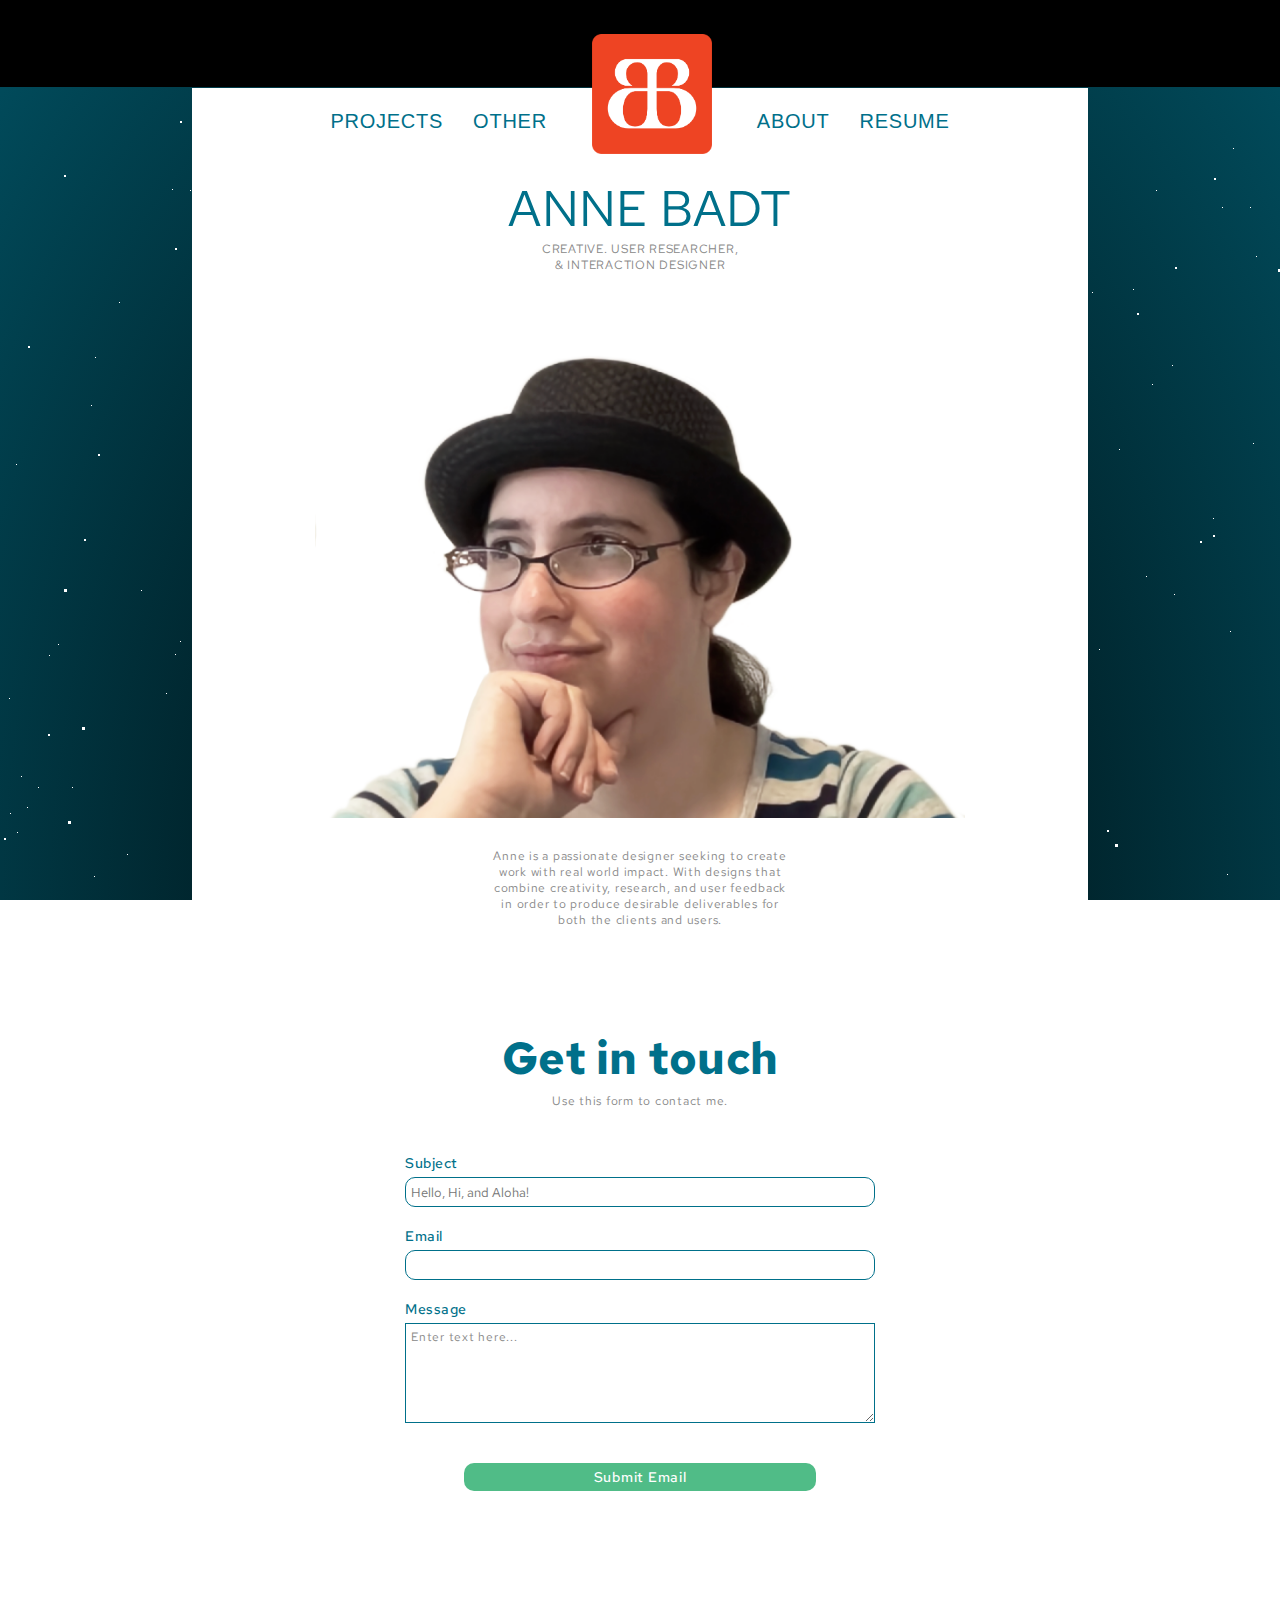
<file: AboutPage/About.html>
<html lang="en">
  <head>
    <meta charset="UTF-8" />
    <meta http-equiv="X-UA-Compatible" content="IE=edge" />
    <meta name="viewport" content="width=device-width, initial-scale=1.0" />
    <title alt="website title claiming this is Anne Badt's proffesional portfolio website">Anne Badt's Portfolio</title>
    <link rel="stylesheet" href="style.css" />
    <link rel="preconnect" href="https://fonts.googleapis.com">
    <link href="https://fonts.googleapis.com/css2?family=Red+Hat+Text:wght@300;400;500;600&display=swap" rel="stylesheet">
<link rel="stylesheet" href="./style2.css">
<link rel="stylesheet" href="Hamburger.css" />

</head>
  <body>
<div class="container"
    <!-- Menu buttons and logo -->
    <header>
      <nav class="navBar">
    
      <div style="width:100%" class="disappear">
        <ul class="nav-menu">
          <li class="nav-item">
            <a href="#" class="nav-link, disappear">a</a>
        </li>
          <li class="nav-item">
            <a href="#" class="nav-link, disappear" alt="linked menu button to Human-Computer Interaction work examples">PROJECTS</a>
          </li>
          <li class="nav-item">
            <a href="../OtherPage/Other.html" class="nav-link, disappear" alt="linked menu button to art projects I did for fun">OTHER</a>
          </li>
          <li class="nav-item">
            <a href="../AboutPage/About.html" class="nav-link, disappear" alt="linked menu button to information about me and a contact form">ABOUT</a>
          </li>
          <li class="nav-item">
            <a href="#" class="nav-link, disappear" alt="a link to a PDF of my professional resume">RESUME</a>
          </li>
        </ul>
      </div>
    
    
    
     <div class="hamburger" atl="A collapsible hamburger menu icon">
          <span class="bar"></span>
          <span class="bar"></span>
          <span class="bar"></span>
          <span class="bar"></span>
     </div>
    </nav>
    
     <!-- Small Logo  -->
    
    
    </header>


<!-- Copied until here -->









<div id='stars' class="disappearB" alt="dots floating up in the backgroung that look like stars"></div>
<div id='stars2' class="disappearB" alt="dots floating up in the backgroung that look like stars"></div>
<div id='stars3' class="disappearB" alt="dots floating up in the backgroung that look like stars"></div>

<div id="main">

<div class="disappear6">
  <div class="logoBox">

  <a href="link address" class="logoSmall"><img src="./images/orangelogog.png" title="logo" class="logoShrink" alt="Anne Badt's logo that combines the shapes of a lower-case a and upper-case b" height="120px" width="120px"/></a>

  </div>
 </div>


<div id="main">
    <!-- Menu buttons and logo -->
  <div class="disappearMenu">
    <div class="containerMenu" alt="menu for website pages">
    
      <a href="#PROJECTS" class="button active" alt="linked menu button to Human-Computer Interaction work examples">PROJECTS</a>
      <a href="../OtherPage/Other.html" class="button active" alt="linked menu button to art projects I did for fun">OTHER</a>
    
      <a href="link address" class="logo"><img src="./images/orangelogog.png" title="logo" alt="Anne Badt's logo that combines the shapes of a lower-case a and upper-case b" height="120px" width="120px"/></a>
   
       <a href="../AboutPage/About.html" class="button active" alt="linked menu button to information about me and a contact form">ABOUT</a>
       <a href="#RESUME " class="button active" alt="a link to a PDF of my professional resume">RESUME</a>
    </div>
  </div>
</div>
<!-- White below -->



<!-- Copied until here -->


<div class="content">
  <h1 class="header1" alt="My name Anne Badt">
      ANNE   BADT
  </h1>
  <p class="p1" alt="a short description of how I would describe myself as a professional">
    CREATIVE. USER RESEARCHER,
  & INTERACTION DESIGNER
  </p>

  <!-- Copied until here -->
   <!-- added lowwer div -->

</div>

    <!-- Unique to about page -->
    <img src="./images/personalphoto.png" title="me" alt="a headshot of me looking off into the distance" class="headshot"/>

<div class="containFont">
    <p class="body-p" alt="More information about me">
      Anne is a passionate designer seeking to create work with real world impact. With designs that combine creativity, research, and user feedback in order to produce desirable deliverables for both the clients and users.
    </p>
</div>

    <header class="header2" alt="a call out to email me, Anne Badt" alt="Anne Badt's logo that combines the shapes of a lower-case a and upper-case b">
      <h2>
        Get in touch
      </h2>

  
      
    </header>
    
      <p class="body-p2" alt="instructions to use the form below to contact me, Anne Badt">
      Use this form to contact me.
    </p>
<div class="containerForm" alt="a form for you to send me, Anne Badt an email">
  <!-- Is this an API? -->
    <form action="https://formsubmit.co/abadt@umd.edu" method="POST">
      <label class="submitLabel" for="subject" alt="a required email subject label for the text box below" >Subject</label>
      <input type="subject" name="_subject" placeholder="Hello, Hi, and Aloha!" class="SubjectInput" alt="the email subject text box with placeholder text saying Hello, Hi, and Aloha." required>
      <label class="submitLabel" for="email" alt="a required email address label for the text box below">Email</label>
        <input type="email" name="email" class="emailInput"  alt="the empty email address text box" required>
      <label class="submitLabel" for="message" alt="a required type message label for the text box below">Message</label>
      <textarea class="messageInput" name="message" rows="4" cols="50" alt="the type email message text box with placeholder text saying enter text here." required>Enter text here...</textarea>
         <div class="containerButton">
          <!-- are my alt texts too long? -->
         <button type="submit" class="submitInput" alt="the submit email button that needs to be pressed after email subject, email address, and the email message are filled out">Submit Email</button>
        </div>
    </form>
  </div>



</div>
</div>

<!-- partial -->

<script src="index.js"></script>

  </body>
  
</html>
</file>
<file: AboutPage/style.css>
* {
  margin: 0;
  padding: 0;
}

.containerMenu {
  /* get rid of display: flex */
  display: flex;
  flex-direction: row;
  justify-content: center;
  width: 100%;
  margin-bottom: 17px;
}

.button {
  font-family: "Red Hat display", sans-serif;
  color: #00708a;
  font-weight: 500;
  font-size: 20px;
  text-decoration: none;
  line-height: 3.3;
  letter-spacing: 0.75px;
  padding-right: 15px;
  padding-left: 15px;
}


/* selected link */
.button .hover {
  color: #50bc87;
  font-weight: 600;
}


/* top orange logo (needs to be centered) */
.logo {
  padding-right: 30px;
  padding-left: 30px;
  position: relative;
  display: flex;
  top: -54px;
  z-index: 4;
}

/* Header 1 Anne Badt (needs to be moved up)*/
.header1{
font-family: 'Red Hat Text', sans-serif;
color: #00708A;
font-weight: 400;
font-size: 50px;
letter-spacing: .25px;
display: flex;
flex-direction: row;
justify-content: center;
position: relative;
top: -50px;
text-align: center;
}



.p1{
font-family: 'Red Hat Text', sans-serif;
  color: #888888;
  font-weight: 400;
  font-size: 12px;
  letter-spacing: .75px;
	margin: 0 auto !important; 
    max-width: 25ch;
  text-align: center;
  position: relative;
top: -50px;
}


.headshot {
 width: 85%;
 max-width: 650px;
  object-fit: contain;
    display: block;
  margin-left: auto;
  margin-right: auto;
  position: relative;

}
  
.body-p {
  font-family: 'Red Hat Text', sans-serif;
  color: #888888;
  font-weight: 400;
  font-size: 12px;
  letter-spacing: .75px;
	margin: 0 auto !important; 
  text-align: center;
  position: relative;
  padding-top: 30px;
  padding-bottom: 100px;
  max-width: 300px;
}





.header2 {
font-family: 'Red Hat Text', sans-serif;
color: #00708A;
font-weight: 400;
font-size: 30px;
letter-spacing: .25px;
   display: flex;
flex-direction: row;
justify-content: center; 
padding-left: 30px;
padding-right: 30px;
text-align: center;
}

.body-p2 {
    font-family: 'Red Hat Text', sans-serif;
  color: #888888;
  font-weight: 400;
  font-size: 12px;
  letter-spacing: .75px;
  	margin: 0 auto !important; 
    max-width: 50ch;
  text-align: center;  
 position: relative; 
  top: 5px; 
  padding-bottom: 35px; 
}


.SubjectInput {
 font-family: 'Red Hat Text', sans-serif;
      border-radius: 10px;
  border: none;
  padding: 5px;
width: 100%;
margin-bottom: 20px;
margin-top: 5px;
border: 1px solid #00708A;
}



.emailInput {
 font-family: 'Red Hat Text', sans-serif;
    border-radius: 10px;
  border: none;
  width: 100%;
  padding: 5px;
  margin-bottom: 20px;
  border: 1px solid #00708A;
  margin-top: 5px;
}

.messageInput {
 font-family: 'Red Hat Text', sans-serif;
  padding: 20px;
  width: 100%;
  height: 100px;
  font-size: 12px;
  padding: 5px;
  border: 1px solid #00708A;
  margin-top: 5px;
  color: #888888;
  font-weight: 400;
  letter-spacing: .75px;
}


.submitInput {
 font-family: 'Red Hat Text', sans-serif;
  background-color: #50BC87;
  color: #FFFFFF;
  width: 75%;
  padding: 5px;
  font-weight: 500;
  font-size: 14px;
  letter-spacing: .75px;
  border-radius: 10px;
  border-style: none;
  
}


.submitInput:active {
background-color: #2E6B4B;
}

.submitLabel {
 font-family: 'Red Hat Text', sans-serif;
  color: #00708A;
  font-weight: 500;
   font-size: 14px;
  letter-spacing: .50px;
  width: 100%;
}
  

 .containerForm {
  margin: auto;
  width: 100%;
  padding: 15px;
  max-width: 500px;
 }

 .containerButton {
  padding-top: 40px;
  display: flex;
  justify-content: center;
  align-items: center;
  padding-bottom: 100px;
 }


 #main {
    background-color: #ffffff;
    position: relative;
    display: block;
    width: 70%;
    margin-left: auto;
    margin-right: auto;
    margin-top: -5px;
}




.disapear {
  display: block;
  
}

  .appear {
    display: block;
  }

@media (max-width: 1061px) {
  .twoButtons {
      position: block;
      visibility: hidden;
  }
}


/*
.button:focus {
  color: #00708A;
  text-decoration: underline #00708A 2px;
  text-underline-offset: .25em;   
}
*/

.button:focus {
  color: #EE4423;
  }

  /* stuff added */

  .container {
    width: 100%;
  }
  
  .header {
    width: 100%;
  }
  
  
  @media (max-width: 1061px) {
    .disappearMenu {
        display: none;
    }
  }
  
  .logoBox {
    display: flex;
    flex-direction: column;
    color: white;
    position: relative;
    justify-content: center;
    top: -54px;
  
  }
  
  .logoSmall {
    display: block;
    margin-left: auto;
    margin-right: auto;
  margin-bottom: 15px;
    z-index: 4;
   
  }
  
  @media (min-width: 1061px) {
    .disappear6 {
        display: none;
    }
  }

  @media (max-width: 300px) {
    .container {
        background-color: #FFFFFF;
    }
  }

  .containFont {
    margin-left: 15px;
    margin-right: 15px;
  }









  @media (max-width: 418px) {
    .logoShrink {
    height: 100px;
    width: 100px;
    margin-top: 8px;
    }
  }  

  @media (max-width: 500px) {
    .header2 {
      font-family: 'Red Hat Text', sans-serif;
      font-size: 25px;
      letter-spacing: .25px;
      font-weight: normal;
      
    }
  }  

  
  @media (min-width: 1061px) {
    .header1 {
        left: 10px;
    }
  }

  @media (max-width: 418px) {
    .header1 {
      font-size: 35px;
      letter-spacing: .25px;
    }
  }
</file>
<file: AboutPage/style2.css>
html {
  height: 100%;
  background: radial-gradient(ellipse at bottom, #000000 0%, #014e5f 100%);
  margin: 0;
    background-repeat: no-repeat;
    background-attachment: fixed;

  
}

#stars {
  width: 1px;
  height: 1px;
  background: transparent;
  box-shadow: 1296px 680px #FFF , 1295px 1113px #FFF , 2000px 1660px #FFF , 1394px 1855px #FFF , 1453px 353px #FFF , 118px 1709px #FFF , 182px 1685px #FFF , 662px 1356px #FFF , 1540px 623px #FFF , 1296px 524px #FFF , 266px 553px #FFF , 737px 1330px #FFF , 1393px 482px #FFF , 1583px 1053px #FFF , 698px 1580px #FFF , 1436px 561px #FFF , 1032px 1549px #FFF , 271px 1836px #FFF , 158px 818px #FFF , 363px 1824px #FFF , 342px 481px #FFF , 1677px 1246px #FFF , 727px 842px #FFF , 749px 1500px #FFF , 1704px 1940px #FFF , 324px 1711px #FFF , 285px 109px #FFF , 503px 1167px #FFF , 237px 1527px #FFF , 510px 615px #FFF , 610px 1038px #FFF , 368px 409px #FFF , 1294px 1668px #FFF , 1638px 655px #FFF , 1652px 249px #FFF , 1174px 507px #FFF , 1657px 691px #FFF , 1912px 1370px #FFF , 608px 936px #FFF , 638px 798px #FFF , 351px 1854px #FFF , 865px 219px #FFF , 568px 176px #FFF , 1119px 1009px #FFF , 1146px 489px #FFF , 1504px 1505px #FFF , 130px 1328px #FFF , 541px 322px #FFF , 416px 341px #FFF , 1451px 495px #FFF , 214px 509px #FFF , 800px 52px #FFF , 839px 95px #FFF , 95px 270px #FFF , 304px 1487px #FFF , 166px 606px #FFF , 467px 690px #FFF , 786px 437px #FFF , 597px 1603px #FFF , 439px 264px #FFF , 1223px 1233px #FFF , 584px 1795px #FFF , 812px 527px #FFF , 818px 1053px #FFF , 645px 115px #FFF , 1368px 987px #FFF , 1730px 492px #FFF , 504px 663px #FFF , 422px 837px #FFF , 601px 538px #FFF , 763px 722px #FFF , 1972px 650px #FFF , 1029px 952px #FFF , 911px 1828px #FFF , 1343px 1108px #FFF , 1913px 1827px #FFF , 689px 203px #FFF , 583px 1761px #FFF , 1583px 1445px #FFF , 1253px 1678px #FFF , 629px 1114px #FFF , 1157px 1757px #FFF , 503px 1811px #FFF , 27px 720px #FFF , 1846px 485px #FFF , 1554px 492px #FFF , 1339px 446px #FFF , 1805px 1237px #FFF , 365px 835px #FFF , 1836px 429px #FFF , 1789px 803px #FFF , 1355px 1497px #FFF , 1046px 1373px #FFF , 1213px 431px #FFF , 678px 747px #FFF , 1069px 1258px #FFF , 672px 2000px #FFF , 201px 442px #FFF , 659px 223px #FFF , 1689px 1148px #FFF , 1814px 1459px #FFF , 1477px 1568px #FFF , 309px 1571px #FFF , 353px 669px #FFF , 1672px 877px #FFF , 1500px 1324px #FFF , 1032px 1111px #FFF , 960px 694px #FFF , 867px 393px #FFF , 54px 1123px #FFF , 1440px 178px #FFF , 1152px 297px #FFF , 538px 114px #FFF , 928px 886px #FFF , 1422px 202px #FFF , 1689px 1833px #FFF , 1312px 438px #FFF , 1838px 1416px #FFF , 1297px 471px #FFF , 461px 404px #FFF , 1105px 857px #FFF , 623px 181px #FFF , 991px 1319px #FFF , 94px 789px #FFF , 786px 930px #FFF , 781px 685px #FFF , 822px 1392px #FFF , 1864px 1652px #FFF , 1773px 1353px #FFF , 838px 948px #FFF , 847px 1594px #FFF , 1855px 1098px #FFF , 982px 913px #FFF , 1051px 867px #FFF , 1107px 1284px #FFF , 1657px 1096px #FFF , 1427px 624px #FFF , 1077px 73px #FFF , 1355px 933px #FFF , 1484px 1664px #FFF , 222px 1224px #FFF , 1436px 1886px #FFF , 1573px 738px #FFF , 402px 391px #FFF , 334px 1626px #FFF , 1901px 602px #FFF , 1281px 340px #FFF , 1190px 947px #FFF , 676px 702px #FFF , 1183px 1069px #FFF , 1596px 1587px #FFF , 1288px 1476px #FFF , 457px 1030px #FFF , 453px 1741px #FFF , 1871px 938px #FFF , 552px 1849px #FFF , 1993px 116px #FFF , 314px 1471px #FFF , 1797px 1719px #FFF , 1491px 157px #FFF , 248px 1054px #FFF , 54px 1521px #FFF , 1703px 379px #FFF , 1399px 1728px #FFF , 1541px 1019px #FFF , 1008px 475px #FFF , 757px 542px #FFF , 555px 833px #FFF , 604px 1416px #FFF , 1978px 1619px #FFF , 770px 1309px #FFF , 11px 1973px #FFF , 769px 492px #FFF , 1910px 1559px #FFF , 58px 557px #FFF , 1873px 554px #FFF , 1842px 876px #FFF , 719px 1556px #FFF , 1713px 1181px #FFF , 533px 68px #FFF , 1047px 1665px #FFF , 522px 261px #FFF , 1848px 1284px #FFF , 1px 1541px #FFF , 1253px 356px #FFF , 492px 1765px #FFF , 1067px 1425px #FFF , 877px 117px #FFF , 1607px 976px #FFF , 313px 498px #FFF , 1133px 202px #FFF , 1311px 1892px #FFF , 399px 1009px #FFF , 1083px 1092px #FFF , 1846px 882px #FFF , 1192px 1239px #FFF , 1817px 1546px #FFF , 757px 398px #FFF , 206px 99px #FFF , 587px 85px #FFF , 293px 925px #FFF , 320px 1447px #FFF , 732px 1983px #FFF , 281px 1890px #FFF , 287px 1667px #FFF , 1635px 1497px #FFF , 290px 405px #FFF , 756px 1803px #FFF , 425px 1869px #FFF , 527px 1401px #FFF , 1855px 1873px #FFF , 1841px 1318px #FFF , 813px 431px #FFF , 786px 934px #FFF , 892px 63px #FFF , 1531px 1336px #FFF , 1024px 1108px #FFF , 423px 1612px #FFF , 562px 1200px #FFF , 936px 919px #FFF , 248px 614px #FFF , 1940px 1783px #FFF , 1757px 912px #FFF , 737px 178px #FFF , 493px 1845px #FFF , 1748px 820px #FFF , 1992px 2000px #FFF , 571px 1146px #FFF , 304px 1326px #FFF , 954px 615px #FFF , 1026px 45px #FFF , 1016px 1762px #FFF , 508px 840px #FFF , 1807px 282px #FFF , 899px 544px #FFF , 973px 466px #FFF , 1320px 1335px #FFF , 1065px 1831px #FFF , 820px 1111px #FFF , 505px 668px #FFF , 331px 1475px #FFF , 1034px 1827px #FFF , 776px 1643px #FFF , 1327px 988px #FFF , 311px 593px #FFF , 1897px 1474px #FFF , 1813px 723px #FFF , 853px 1673px #FFF , 867px 1304px #FFF , 103px 1613px #FFF , 1253px 1825px #FFF , 141px 503px #FFF , 1230px 544px #FFF , 1845px 1752px #FFF , 344px 1121px #FFF , 1355px 1225px #FFF , 695px 1349px #FFF , 1811px 959px #FFF , 246px 359px #FFF , 1339px 1168px #FFF , 1378px 681px #FFF , 556px 24px #FFF , 1318px 730px #FFF , 677px 1492px #FFF , 1657px 282px #FFF , 294px 1898px #FFF , 253px 1113px #FFF , 1335px 610px #FFF , 162px 1654px #FFF , 581px 398px #FFF , 753px 814px #FFF , 1037px 732px #FFF , 682px 1702px #FFF , 389px 388px #FFF , 1825px 1517px #FFF , 1683px 126px #FFF , 384px 571px #FFF , 1769px 1926px #FFF , 1815px 207px #FFF , 1906px 1287px #FFF , 1115px 1497px #FFF , 752px 1399px #FFF , 815px 995px #FFF , 522px 31px #FFF , 1046px 1989px #FFF , 1988px 771px #FFF , 437px 864px #FFF , 1778px 472px #FFF , 1311px 1710px #FFF , 89px 919px #FFF , 728px 120px #FFF , 1335px 485px #FFF , 1361px 582px #FFF , 572px 1164px #FFF , 123px 1408px #FFF , 958px 743px #FFF , 1861px 1008px #FFF , 340px 662px #FFF , 1044px 1798px #FFF , 341px 1312px #FFF , 1353px 1824px #FFF , 1732px 967px #FFF , 1033px 247px #FFF , 1974px 219px #FFF , 127px 767px #FFF , 629px 1126px #FFF , 1920px 991px #FFF , 1207px 1502px #FFF , 825px 1027px #FFF , 1021px 336px #FFF , 1946px 482px #FFF , 531px 1916px #FFF , 39px 949px #FFF , 381px 84px #FFF , 1093px 1346px #FFF , 1012px 123px #FFF , 1072px 1337px #FFF , 629px 1513px #FFF , 272px 1400px #FFF , 945px 357px #FFF , 1581px 77px #FFF , 1768px 242px #FFF , 276px 778px #FFF , 1106px 876px #FFF , 47px 1110px #FFF , 333px 7px #FFF , 1471px 380px #FFF , 1864px 1050px #FFF , 1814px 216px #FFF , 1009px 353px #FFF , 257px 840px #FFF , 345px 18px #FFF , 567px 268px #FFF , 1702px 140px #FFF , 158px 1803px #FFF , 877px 1325px #FFF , 456px 1952px #FFF , 981px 683px #FFF , 1345px 52px #FFF , 1143px 1392px #FFF , 889px 622px #FFF , 1878px 638px #FFF , 404px 1399px #FFF , 1119px 362px #FFF , 175px 567px #FFF , 516px 1147px #FFF , 412px 588px #FFF , 657px 1217px #FFF , 1678px 255px #FFF , 641px 16px #FFF , 707px 515px #FFF , 694px 1406px #FFF , 1419px 213px #FFF , 502px 1711px #FFF , 356px 1616px #FFF , 1503px 1177px #FFF , 756px 865px #FFF , 1229px 1378px #FFF , 1950px 1158px #FFF , 1156px 103px #FFF , 433px 417px #FFF , 797px 1519px #FFF , 1739px 129px #FFF , 636px 1461px #FFF , 1219px 1741px #FFF , 1924px 197px #FFF , 1367px 1920px #FFF , 923px 1949px #FFF , 1856px 1491px #FFF , 1304px 16px #FFF , 657px 1347px #FFF , 698px 115px #FFF , 1066px 282px #FFF , 1657px 797px #FFF , 997px 669px #FFF , 353px 962px #FFF , 656px 1614px #FFF , 461px 1630px #FFF , 1872px 1069px #FFF , 636px 1094px #FFF , 1859px 1511px #FFF , 1383px 520px #FFF , 1333px 1467px #FFF , 91px 318px #FFF , 632px 784px #FFF , 479px 1832px #FFF , 765px 907px #FFF , 1223px 997px #FFF , 258px 893px #FFF , 1811px 1724px #FFF , 1075px 1605px #FFF , 390px 1475px #FFF , 749px 1236px #FFF , 92px 1969px #FFF , 261px 1795px #FFF , 717px 391px #FFF , 1092px 205px #FFF , 1329px 240px #FFF , 1082px 1661px #FFF , 1649px 1112px #FFF , 1451px 1947px #FFF , 165px 1024px #FFF , 1874px 1517px #FFF , 681px 1491px #FFF , 9px 611px #FFF , 1497px 484px #FFF , 1294px 762px #FFF , 1594px 101px #FFF , 433px 1315px #FFF , 930px 1414px #FFF , 352px 878px #FFF , 17px 745px #FFF , 1177px 1443px #FFF , 1478px 1806px #FFF , 557px 787px #FFF , 1671px 198px #FFF , 118px 1562px #FFF , 172px 102px #FFF , 1525px 1548px #FFF , 762px 1662px #FFF , 1274px 896px #FFF , 1080px 1263px #FFF , 831px 580px #FFF , 1352px 318px #FFF , 1172px 278px #FFF , 89px 1590px #FFF , 1080px 9px #FFF , 1263px 1451px #FFF , 1246px 1899px #FFF , 545px 1617px #FFF , 1016px 859px #FFF , 1625px 447px #FFF , 1596px 1647px #FFF , 405px 1486px #FFF , 884px 640px #FFF , 1495px 1023px #FFF , 1796px 63px #FFF , 721px 272px #FFF , 1203px 1515px #FFF , 357px 1897px #FFF , 229px 372px #FFF , 245px 917px #FFF , 1443px 461px #FFF , 1960px 1008px #FFF , 1835px 513px #FFF , 1480px 551px #FFF , 532px 654px #FFF , 1532px 248px #FFF , 1099px 562px #FFF , 963px 81px #FFF , 1670px 422px #FFF , 1326px 1141px #FFF , 654px 54px #FFF , 178px 935px #FFF , 1555px 1850px #FFF , 864px 935px #FFF , 14px 893px #FFF , 1301px 1279px #FFF , 616px 212px #FFF , 1904px 1376px #FFF , 1252px 1552px #FFF , 480px 863px #FFF , 1803px 1023px #FFF , 1586px 1019px #FFF , 10px 726px #FFF , 530px 1154px #FFF , 885px 256px #FFF , 682px 875px #FFF , 1734px 530px #FFF , 1838px 867px #FFF , 1922px 1314px #FFF , 919px 804px #FFF , 288px 411px #FFF , 1452px 1708px #FFF , 1363px 605px #FFF , 21px 1486px #FFF , 526px 206px #FFF , 607px 752px #FFF , 1644px 106px #FFF , 1039px 1899px #FFF , 708px 1341px #FFF , 1583px 1861px #FFF , 334px 78px #FFF , 1073px 1915px #FFF , 293px 1273px #FFF , 16px 377px #FFF , 1647px 1110px #FFF , 188px 1820px #FFF , 327px 1898px #FFF , 316px 1755px #FFF , 1851px 193px #FFF , 21px 689px #FFF , 921px 1240px #FFF , 1419px 432px #FFF , 291px 1883px #FFF , 1066px 1683px #FFF , 265px 1341px #FFF , 591px 968px #FFF , 899px 716px #FFF , 907px 1774px #FFF , 180px 1573px #FFF , 1415px 908px #FFF , 208px 1173px #FFF , 1605px 1983px #FFF , 1164px 817px #FFF , 894px 687px #FFF , 1011px 1823px #FFF , 190px 103px #FFF , 732px 20px #FFF , 664px 546px #FFF , 29px 1469px #FFF , 777px 1845px #FFF , 1551px 1296px #FFF , 1603px 535px #FFF , 1217px 1507px #FFF , 858px 538px #FFF , 180px 554px #FFF , 318px 1737px #FFF , 105px 1171px #FFF , 210px 228px #FFF , 1830px 394px #FFF , 1574px 1668px #FFF , 664px 973px #FFF , 987px 517px #FFF , 1386px 365px #FFF , 977px 1859px #FFF , 1361px 822px #FFF , 1829px 143px #FFF , 481px 67px #FFF , 1510px 1906px #FFF , 837px 568px #FFF , 1056px 42px #FFF , 879px 1213px #FFF , 382px 528px #FFF , 478px 215px #FFF , 484px 1743px #FFF , 1997px 1891px #FFF , 366px 1557px #FFF , 1410px 874px #FFF , 1752px 1162px #FFF , 1821px 853px #FFF , 267px 1242px #FFF , 321px 1034px #FFF , 1770px 506px #FFF , 244px 503px #FFF , 1510px 1499px #FFF , 602px 1071px #FFF , 1274px 1873px #FFF , 1683px 892px #FFF , 633px 1408px #FFF , 925px 1138px #FFF , 257px 751px #FFF , 96px 1386px #FFF , 852px 52px #FFF , 756px 1617px #FFF , 828px 625px #FFF , 231px 1175px #FFF , 1083px 1458px #FFF , 1563px 1794px #FFF , 1768px 1199px #FFF , 1898px 946px #FFF , 689px 470px #FFF , 1278px 1150px #FFF , 1332px 1980px #FFF , 278px 786px #FFF , 1070px 1852px #FFF , 657px 305px #FFF , 1427px 1343px #FFF , 980px 615px #FFF , 908px 322px #FFF , 1555px 676px #FFF , 489px 576px #FFF , 463px 202px #FFF , 1154px 857px #FFF , 1809px 1824px #FFF , 1233px 61px #FFF , 1501px 1343px #FFF , 881px 884px #FFF , 1723px 1186px #FFF , 1812px 602px #FFF , 193px 1712px #FFF , 215px 304px #FFF , 227px 634px #FFF , 1880px 320px #FFF , 384px 795px #FFF , 902px 1035px #FFF , 509px 1360px #FFF , 36px 967px #FFF , 1222px 120px #FFF , 1502px 1563px #FFF , 246px 978px #FFF , 910px 767px #FFF , 696px 1534px #FFF , 119px 215px #FFF , 1615px 740px #FFF , 409px 1660px #FFF , 1520px 443px #FFF , 1035px 1860px #FFF , 688px 11px #FFF , 333px 1537px #FFF , 1589px 977px #FFF , 726px 596px #FFF , 1398px 901px #FFF , 1052px 720px #FFF , 377px 1763px #FFF , 1527px 885px #FFF , 502px 1619px #FFF , 1058px 250px #FFF , 415px 1325px #FFF , 1676px 153px #FFF , 604px 1265px #FFF , 1057px 28px #FFF , 513px 1054px #FFF , 1974px 721px #FFF , 1244px 1107px #FFF , 1732px 58px #FFF , 1050px 1253px #FFF , 807px 1612px #FFF , 211px 1916px #FFF , 1509px 1585px #FFF , 1399px 674px #FFF , 1443px 263px #FFF , 953px 314px #FFF , 1546px 303px #FFF , 72px 700px #FFF , 1415px 890px #FFF , 405px 1166px #FFF , 1960px 436px #FFF , 845px 1491px #FFF , 621px 387px #FFF , 1426px 1271px #FFF , 198px 78px #FFF , 1964px 790px #FFF , 356px 160px #FFF , 1178px 1159px #FFF , 1823px 123px #FFF , 1327px 911px #FFF , 1611px 6px #FFF , 1888px 1155px #FFF , 433px 1317px #FFF , 1034px 1060px #FFF , 1956px 1171px #FFF , 55px 1175px #FFF , 192px 1699px #FFF , 106px 1337px #FFF , 1784px 260px #FFF , 1840px 978px #FFF , 515px 1165px #FFF , 778px 1981px #FFF , 1912px 988px #FFF , 1762px 230px #FFF , 34px 1976px #FFF , 750px 728px #FFF , 1414px 1349px #FFF , 1320px 1614px #FFF , 1808px 880px #FFF , 497px 1654px #FFF , 1588px 1241px #FFF , 613px 1434px #FFF , 38px 700px #FFF , 1507px 805px #FFF , 1487px 765px #FFF , 938px 84px #FFF , 49px 568px #FFF , 481px 1756px #FFF , 97px 1788px #FFF , 581px 1167px #FFF , 1256px 169px #FFF , 1308px 1974px #FFF , 1227px 787px #FFF , 74px 1272px #FFF , 344px 1881px #FFF , 835px 139px #FFF , 194px 1519px #FFF , 1444px 700px #FFF , 1994px 863px #FFF , 1260px 1465px #FFF , 1267px 1549px #FFF , 727px 258px #FFF , 1853px 1019px #FFF , 939px 1748px #FFF , 709px 1048px #FFF , 1897px 166px #FFF , 900px 133px #FFF , 378px 1967px #FFF , 1321px 1254px #FFF , 843px 1470px #FFF , 1956px 646px #FFF , 1159px 1875px #FFF , 1524px 1570px #FFF , 97px 1221px #FFF , 12px 1589px #FFF , 830px 1448px #FFF , 720px 1738px #FFF , 197px 217px #FFF , 742px 1072px #FFF , 374px 1417px #FFF , 1224px 1076px #FFF , 634px 1554px #FFF , 1250px 120px #FFF;
  animation: animStar 50s linear infinite;
}
#stars:after {
  content: " ";
  position: absolute;
  width: 1px;
  height: 1px;
  background: transparent;
  box-shadow: 1296px 680px #FFF , 1295px 1113px #FFF , 2000px 1660px #FFF , 1394px 1855px #FFF , 1453px 353px #FFF , 118px 1709px #FFF , 182px 1685px #FFF , 662px 1356px #FFF , 1540px 623px #FFF , 1296px 524px #FFF , 266px 553px #FFF , 737px 1330px #FFF , 1393px 482px #FFF , 1583px 1053px #FFF , 698px 1580px #FFF , 1436px 561px #FFF , 1032px 1549px #FFF , 271px 1836px #FFF , 158px 818px #FFF , 363px 1824px #FFF , 342px 481px #FFF , 1677px 1246px #FFF , 727px 842px #FFF , 749px 1500px #FFF , 1704px 1940px #FFF , 324px 1711px #FFF , 285px 109px #FFF , 503px 1167px #FFF , 237px 1527px #FFF , 510px 615px #FFF , 610px 1038px #FFF , 368px 409px #FFF , 1294px 1668px #FFF , 1638px 655px #FFF , 1652px 249px #FFF , 1174px 507px #FFF , 1657px 691px #FFF , 1912px 1370px #FFF , 608px 936px #FFF , 638px 798px #FFF , 351px 1854px #FFF , 865px 219px #FFF , 568px 176px #FFF , 1119px 1009px #FFF , 1146px 489px #FFF , 1504px 1505px #FFF , 130px 1328px #FFF , 541px 322px #FFF , 416px 341px #FFF , 1451px 495px #FFF , 214px 509px #FFF , 800px 52px #FFF , 839px 95px #FFF , 95px 270px #FFF , 304px 1487px #FFF , 166px 606px #FFF , 467px 690px #FFF , 786px 437px #FFF , 597px 1603px #FFF , 439px 264px #FFF , 1223px 1233px #FFF , 584px 1795px #FFF , 812px 527px #FFF , 818px 1053px #FFF , 645px 115px #FFF , 1368px 987px #FFF , 1730px 492px #FFF , 504px 663px #FFF , 422px 837px #FFF , 601px 538px #FFF , 763px 722px #FFF , 1972px 650px #FFF , 1029px 952px #FFF , 911px 1828px #FFF , 1343px 1108px #FFF , 1913px 1827px #FFF , 689px 203px #FFF , 583px 1761px #FFF , 1583px 1445px #FFF , 1253px 1678px #FFF , 629px 1114px #FFF , 1157px 1757px #FFF , 503px 1811px #FFF , 27px 720px #FFF , 1846px 485px #FFF , 1554px 492px #FFF , 1339px 446px #FFF , 1805px 1237px #FFF , 365px 835px #FFF , 1836px 429px #FFF , 1789px 803px #FFF , 1355px 1497px #FFF , 1046px 1373px #FFF , 1213px 431px #FFF , 678px 747px #FFF , 1069px 1258px #FFF , 672px 2000px #FFF , 201px 442px #FFF , 659px 223px #FFF , 1689px 1148px #FFF , 1814px 1459px #FFF , 1477px 1568px #FFF , 309px 1571px #FFF , 353px 669px #FFF , 1672px 877px #FFF , 1500px 1324px #FFF , 1032px 1111px #FFF , 960px 694px #FFF , 867px 393px #FFF , 54px 1123px #FFF , 1440px 178px #FFF , 1152px 297px #FFF , 538px 114px #FFF , 928px 886px #FFF , 1422px 202px #FFF , 1689px 1833px #FFF , 1312px 438px #FFF , 1838px 1416px #FFF , 1297px 471px #FFF , 461px 404px #FFF , 1105px 857px #FFF , 623px 181px #FFF , 991px 1319px #FFF , 94px 789px #FFF , 786px 930px #FFF , 781px 685px #FFF , 822px 1392px #FFF , 1864px 1652px #FFF , 1773px 1353px #FFF , 838px 948px #FFF , 847px 1594px #FFF , 1855px 1098px #FFF , 982px 913px #FFF , 1051px 867px #FFF , 1107px 1284px #FFF , 1657px 1096px #FFF , 1427px 624px #FFF , 1077px 73px #FFF , 1355px 933px #FFF , 1484px 1664px #FFF , 222px 1224px #FFF , 1436px 1886px #FFF , 1573px 738px #FFF , 402px 391px #FFF , 334px 1626px #FFF , 1901px 602px #FFF , 1281px 340px #FFF , 1190px 947px #FFF , 676px 702px #FFF , 1183px 1069px #FFF , 1596px 1587px #FFF , 1288px 1476px #FFF , 457px 1030px #FFF , 453px 1741px #FFF , 1871px 938px #FFF , 552px 1849px #FFF , 1993px 116px #FFF , 314px 1471px #FFF , 1797px 1719px #FFF , 1491px 157px #FFF , 248px 1054px #FFF , 54px 1521px #FFF , 1703px 379px #FFF , 1399px 1728px #FFF , 1541px 1019px #FFF , 1008px 475px #FFF , 757px 542px #FFF , 555px 833px #FFF , 604px 1416px #FFF , 1978px 1619px #FFF , 770px 1309px #FFF , 11px 1973px #FFF , 769px 492px #FFF , 1910px 1559px #FFF , 58px 557px #FFF , 1873px 554px #FFF , 1842px 876px #FFF , 719px 1556px #FFF , 1713px 1181px #FFF , 533px 68px #FFF , 1047px 1665px #FFF , 522px 261px #FFF , 1848px 1284px #FFF , 1px 1541px #FFF , 1253px 356px #FFF , 492px 1765px #FFF , 1067px 1425px #FFF , 877px 117px #FFF , 1607px 976px #FFF , 313px 498px #FFF , 1133px 202px #FFF , 1311px 1892px #FFF , 399px 1009px #FFF , 1083px 1092px #FFF , 1846px 882px #FFF , 1192px 1239px #FFF , 1817px 1546px #FFF , 757px 398px #FFF , 206px 99px #FFF , 587px 85px #FFF , 293px 925px #FFF , 320px 1447px #FFF , 732px 1983px #FFF , 281px 1890px #FFF , 287px 1667px #FFF , 1635px 1497px #FFF , 290px 405px #FFF , 756px 1803px #FFF , 425px 1869px #FFF , 527px 1401px #FFF , 1855px 1873px #FFF , 1841px 1318px #FFF , 813px 431px #FFF , 786px 934px #FFF , 892px 63px #FFF , 1531px 1336px #FFF , 1024px 1108px #FFF , 423px 1612px #FFF , 562px 1200px #FFF , 936px 919px #FFF , 248px 614px #FFF , 1940px 1783px #FFF , 1757px 912px #FFF , 737px 178px #FFF , 493px 1845px #FFF , 1748px 820px #FFF , 1992px 2000px #FFF , 571px 1146px #FFF , 304px 1326px #FFF , 954px 615px #FFF , 1026px 45px #FFF , 1016px 1762px #FFF , 508px 840px #FFF , 1807px 282px #FFF , 899px 544px #FFF , 973px 466px #FFF , 1320px 1335px #FFF , 1065px 1831px #FFF , 820px 1111px #FFF , 505px 668px #FFF , 331px 1475px #FFF , 1034px 1827px #FFF , 776px 1643px #FFF , 1327px 988px #FFF , 311px 593px #FFF , 1897px 1474px #FFF , 1813px 723px #FFF , 853px 1673px #FFF , 867px 1304px #FFF , 103px 1613px #FFF , 1253px 1825px #FFF , 141px 503px #FFF , 1230px 544px #FFF , 1845px 1752px #FFF , 344px 1121px #FFF , 1355px 1225px #FFF , 695px 1349px #FFF , 1811px 959px #FFF , 246px 359px #FFF , 1339px 1168px #FFF , 1378px 681px #FFF , 556px 24px #FFF , 1318px 730px #FFF , 677px 1492px #FFF , 1657px 282px #FFF , 294px 1898px #FFF , 253px 1113px #FFF , 1335px 610px #FFF , 162px 1654px #FFF , 581px 398px #FFF , 753px 814px #FFF , 1037px 732px #FFF , 682px 1702px #FFF , 389px 388px #FFF , 1825px 1517px #FFF , 1683px 126px #FFF , 384px 571px #FFF , 1769px 1926px #FFF , 1815px 207px #FFF , 1906px 1287px #FFF , 1115px 1497px #FFF , 752px 1399px #FFF , 815px 995px #FFF , 522px 31px #FFF , 1046px 1989px #FFF , 1988px 771px #FFF , 437px 864px #FFF , 1778px 472px #FFF , 1311px 1710px #FFF , 89px 919px #FFF , 728px 120px #FFF , 1335px 485px #FFF , 1361px 582px #FFF , 572px 1164px #FFF , 123px 1408px #FFF , 958px 743px #FFF , 1861px 1008px #FFF , 340px 662px #FFF , 1044px 1798px #FFF , 341px 1312px #FFF , 1353px 1824px #FFF , 1732px 967px #FFF , 1033px 247px #FFF , 1974px 219px #FFF , 127px 767px #FFF , 629px 1126px #FFF , 1920px 991px #FFF , 1207px 1502px #FFF , 825px 1027px #FFF , 1021px 336px #FFF , 1946px 482px #FFF , 531px 1916px #FFF , 39px 949px #FFF , 381px 84px #FFF , 1093px 1346px #FFF , 1012px 123px #FFF , 1072px 1337px #FFF , 629px 1513px #FFF , 272px 1400px #FFF , 945px 357px #FFF , 1581px 77px #FFF , 1768px 242px #FFF , 276px 778px #FFF , 1106px 876px #FFF , 47px 1110px #FFF , 333px 7px #FFF , 1471px 380px #FFF , 1864px 1050px #FFF , 1814px 216px #FFF , 1009px 353px #FFF , 257px 840px #FFF , 345px 18px #FFF , 567px 268px #FFF , 1702px 140px #FFF , 158px 1803px #FFF , 877px 1325px #FFF , 456px 1952px #FFF , 981px 683px #FFF , 1345px 52px #FFF , 1143px 1392px #FFF , 889px 622px #FFF , 1878px 638px #FFF , 404px 1399px #FFF , 1119px 362px #FFF , 175px 567px #FFF , 516px 1147px #FFF , 412px 588px #FFF , 657px 1217px #FFF , 1678px 255px #FFF , 641px 16px #FFF , 707px 515px #FFF , 694px 1406px #FFF , 1419px 213px #FFF , 502px 1711px #FFF , 356px 1616px #FFF , 1503px 1177px #FFF , 756px 865px #FFF , 1229px 1378px #FFF , 1950px 1158px #FFF , 1156px 103px #FFF , 433px 417px #FFF , 797px 1519px #FFF , 1739px 129px #FFF , 636px 1461px #FFF , 1219px 1741px #FFF , 1924px 197px #FFF , 1367px 1920px #FFF , 923px 1949px #FFF , 1856px 1491px #FFF , 1304px 16px #FFF , 657px 1347px #FFF , 698px 115px #FFF , 1066px 282px #FFF , 1657px 797px #FFF , 997px 669px #FFF , 353px 962px #FFF , 656px 1614px #FFF , 461px 1630px #FFF , 1872px 1069px #FFF , 636px 1094px #FFF , 1859px 1511px #FFF , 1383px 520px #FFF , 1333px 1467px #FFF , 91px 318px #FFF , 632px 784px #FFF , 479px 1832px #FFF , 765px 907px #FFF , 1223px 997px #FFF , 258px 893px #FFF , 1811px 1724px #FFF , 1075px 1605px #FFF , 390px 1475px #FFF , 749px 1236px #FFF , 92px 1969px #FFF , 261px 1795px #FFF , 717px 391px #FFF , 1092px 205px #FFF , 1329px 240px #FFF , 1082px 1661px #FFF , 1649px 1112px #FFF , 1451px 1947px #FFF , 165px 1024px #FFF , 1874px 1517px #FFF , 681px 1491px #FFF , 9px 611px #FFF , 1497px 484px #FFF , 1294px 762px #FFF , 1594px 101px #FFF , 433px 1315px #FFF , 930px 1414px #FFF , 352px 878px #FFF , 17px 745px #FFF , 1177px 1443px #FFF , 1478px 1806px #FFF , 557px 787px #FFF , 1671px 198px #FFF , 118px 1562px #FFF , 172px 102px #FFF , 1525px 1548px #FFF , 762px 1662px #FFF , 1274px 896px #FFF , 1080px 1263px #FFF , 831px 580px #FFF , 1352px 318px #FFF , 1172px 278px #FFF , 89px 1590px #FFF , 1080px 9px #FFF , 1263px 1451px #FFF , 1246px 1899px #FFF , 545px 1617px #FFF , 1016px 859px #FFF , 1625px 447px #FFF , 1596px 1647px #FFF , 405px 1486px #FFF , 884px 640px #FFF , 1495px 1023px #FFF , 1796px 63px #FFF , 721px 272px #FFF , 1203px 1515px #FFF , 357px 1897px #FFF , 229px 372px #FFF , 245px 917px #FFF , 1443px 461px #FFF , 1960px 1008px #FFF , 1835px 513px #FFF , 1480px 551px #FFF , 532px 654px #FFF , 1532px 248px #FFF , 1099px 562px #FFF , 963px 81px #FFF , 1670px 422px #FFF , 1326px 1141px #FFF , 654px 54px #FFF , 178px 935px #FFF , 1555px 1850px #FFF , 864px 935px #FFF , 14px 893px #FFF , 1301px 1279px #FFF , 616px 212px #FFF , 1904px 1376px #FFF , 1252px 1552px #FFF , 480px 863px #FFF , 1803px 1023px #FFF , 1586px 1019px #FFF , 10px 726px #FFF , 530px 1154px #FFF , 885px 256px #FFF , 682px 875px #FFF , 1734px 530px #FFF , 1838px 867px #FFF , 1922px 1314px #FFF , 919px 804px #FFF , 288px 411px #FFF , 1452px 1708px #FFF , 1363px 605px #FFF , 21px 1486px #FFF , 526px 206px #FFF , 607px 752px #FFF , 1644px 106px #FFF , 1039px 1899px #FFF , 708px 1341px #FFF , 1583px 1861px #FFF , 334px 78px #FFF , 1073px 1915px #FFF , 293px 1273px #FFF , 16px 377px #FFF , 1647px 1110px #FFF , 188px 1820px #FFF , 327px 1898px #FFF , 316px 1755px #FFF , 1851px 193px #FFF , 21px 689px #FFF , 921px 1240px #FFF , 1419px 432px #FFF , 291px 1883px #FFF , 1066px 1683px #FFF , 265px 1341px #FFF , 591px 968px #FFF , 899px 716px #FFF , 907px 1774px #FFF , 180px 1573px #FFF , 1415px 908px #FFF , 208px 1173px #FFF , 1605px 1983px #FFF , 1164px 817px #FFF , 894px 687px #FFF , 1011px 1823px #FFF , 190px 103px #FFF , 732px 20px #FFF , 664px 546px #FFF , 29px 1469px #FFF , 777px 1845px #FFF , 1551px 1296px #FFF , 1603px 535px #FFF , 1217px 1507px #FFF , 858px 538px #FFF , 180px 554px #FFF , 318px 1737px #FFF , 105px 1171px #FFF , 210px 228px #FFF , 1830px 394px #FFF , 1574px 1668px #FFF , 664px 973px #FFF , 987px 517px #FFF , 1386px 365px #FFF , 977px 1859px #FFF , 1361px 822px #FFF , 1829px 143px #FFF , 481px 67px #FFF , 1510px 1906px #FFF , 837px 568px #FFF , 1056px 42px #FFF , 879px 1213px #FFF , 382px 528px #FFF , 478px 215px #FFF , 484px 1743px #FFF , 1997px 1891px #FFF , 366px 1557px #FFF , 1410px 874px #FFF , 1752px 1162px #FFF , 1821px 853px #FFF , 267px 1242px #FFF , 321px 1034px #FFF , 1770px 506px #FFF , 244px 503px #FFF , 1510px 1499px #FFF , 602px 1071px #FFF , 1274px 1873px #FFF , 1683px 892px #FFF , 633px 1408px #FFF , 925px 1138px #FFF , 257px 751px #FFF , 96px 1386px #FFF , 852px 52px #FFF , 756px 1617px #FFF , 828px 625px #FFF , 231px 1175px #FFF , 1083px 1458px #FFF , 1563px 1794px #FFF , 1768px 1199px #FFF , 1898px 946px #FFF , 689px 470px #FFF , 1278px 1150px #FFF , 1332px 1980px #FFF , 278px 786px #FFF , 1070px 1852px #FFF , 657px 305px #FFF , 1427px 1343px #FFF , 980px 615px #FFF , 908px 322px #FFF , 1555px 676px #FFF , 489px 576px #FFF , 463px 202px #FFF , 1154px 857px #FFF , 1809px 1824px #FFF , 1233px 61px #FFF , 1501px 1343px #FFF , 881px 884px #FFF , 1723px 1186px #FFF , 1812px 602px #FFF , 193px 1712px #FFF , 215px 304px #FFF , 227px 634px #FFF , 1880px 320px #FFF , 384px 795px #FFF , 902px 1035px #FFF , 509px 1360px #FFF , 36px 967px #FFF , 1222px 120px #FFF , 1502px 1563px #FFF , 246px 978px #FFF , 910px 767px #FFF , 696px 1534px #FFF , 119px 215px #FFF , 1615px 740px #FFF , 409px 1660px #FFF , 1520px 443px #FFF , 1035px 1860px #FFF , 688px 11px #FFF , 333px 1537px #FFF , 1589px 977px #FFF , 726px 596px #FFF , 1398px 901px #FFF , 1052px 720px #FFF , 377px 1763px #FFF , 1527px 885px #FFF , 502px 1619px #FFF , 1058px 250px #FFF , 415px 1325px #FFF , 1676px 153px #FFF , 604px 1265px #FFF , 1057px 28px #FFF , 513px 1054px #FFF , 1974px 721px #FFF , 1244px 1107px #FFF , 1732px 58px #FFF , 1050px 1253px #FFF , 807px 1612px #FFF , 211px 1916px #FFF , 1509px 1585px #FFF , 1399px 674px #FFF , 1443px 263px #FFF , 953px 314px #FFF , 1546px 303px #FFF , 72px 700px #FFF , 1415px 890px #FFF , 405px 1166px #FFF , 1960px 436px #FFF , 845px 1491px #FFF , 621px 387px #FFF , 1426px 1271px #FFF , 198px 78px #FFF , 1964px 790px #FFF , 356px 160px #FFF , 1178px 1159px #FFF , 1823px 123px #FFF , 1327px 911px #FFF , 1611px 6px #FFF , 1888px 1155px #FFF , 433px 1317px #FFF , 1034px 1060px #FFF , 1956px 1171px #FFF , 55px 1175px #FFF , 192px 1699px #FFF , 106px 1337px #FFF , 1784px 260px #FFF , 1840px 978px #FFF , 515px 1165px #FFF , 778px 1981px #FFF , 1912px 988px #FFF , 1762px 230px #FFF , 34px 1976px #FFF , 750px 728px #FFF , 1414px 1349px #FFF , 1320px 1614px #FFF , 1808px 880px #FFF , 497px 1654px #FFF , 1588px 1241px #FFF , 613px 1434px #FFF , 38px 700px #FFF , 1507px 805px #FFF , 1487px 765px #FFF , 938px 84px #FFF , 49px 568px #FFF , 481px 1756px #FFF , 97px 1788px #FFF , 581px 1167px #FFF , 1256px 169px #FFF , 1308px 1974px #FFF , 1227px 787px #FFF , 74px 1272px #FFF , 344px 1881px #FFF , 835px 139px #FFF , 194px 1519px #FFF , 1444px 700px #FFF , 1994px 863px #FFF , 1260px 1465px #FFF , 1267px 1549px #FFF , 727px 258px #FFF , 1853px 1019px #FFF , 939px 1748px #FFF , 709px 1048px #FFF , 1897px 166px #FFF , 900px 133px #FFF , 378px 1967px #FFF , 1321px 1254px #FFF , 843px 1470px #FFF , 1956px 646px #FFF , 1159px 1875px #FFF , 1524px 1570px #FFF , 97px 1221px #FFF , 12px 1589px #FFF , 830px 1448px #FFF , 720px 1738px #FFF , 197px 217px #FFF , 742px 1072px #FFF , 374px 1417px #FFF , 1224px 1076px #FFF , 634px 1554px #FFF , 1250px 120px #FFF;
}

#stars2 {
  width: 2px;
  height: 2px;
  background: transparent;
  box-shadow: 1441px 477px #FFF , 950px 260px #FFF , 357px 219px #FFF , 1235px 1827px #FFF , 1810px 1465px #FFF , 1543px 1236px #FFF , 1607px 1563px #FFF , 1058px 1247px #FFF , 831px 275px #FFF , 247px 1951px #FFF , 1980px 1981px #FFF , 1568px 1872px #FFF , 1875px 209px #FFF , 756px 475px #FFF , 99px 1907px #FFF , 93px 1249px #FFF , 1823px 1433px #FFF , 1562px 1374px #FFF , 1517px 721px #FFF , 765px 43px #FFF , 363px 1664px #FFF , 1355px 1764px #FFF , 1878px 1338px #FFF , 1350px 1532px #FFF , 1629px 1775px #FFF , 1952px 621px #FFF , 950px 1542px #FFF , 1699px 1095px #FFF , 1934px 1260px #FFF , 400px 1342px #FFF , 218px 484px #FFF , 446px 1655px #FFF , 1096px 1715px #FFF , 1085px 1234px #FFF , 660px 795px #FFF , 1913px 1584px #FFF , 491px 102px #FFF , 1987px 963px #FFF , 219px 1509px #FFF , 179px 1916px #FFF , 893px 92px #FFF , 976px 881px #FFF , 64px 87px #FFF , 850px 1791px #FFF , 746px 391px #FFF , 1287px 1345px #FFF , 760px 812px #FFF , 1236px 1607px #FFF , 965px 246px #FFF , 1199px 1307px #FFF , 370px 1026px #FFF , 279px 1020px #FFF , 335px 1956px #FFF , 1132px 1090px #FFF , 1482px 1055px #FFF , 1220px 1516px #FFF , 377px 1309px #FFF , 951px 128px #FFF , 1426px 230px #FFF , 1083px 2px #FFF , 1598px 1255px #FFF , 1364px 1944px #FFF , 1379px 539px #FFF , 330px 614px #FFF , 1718px 1714px #FFF , 634px 916px #FFF , 696px 502px #FFF , 597px 850px #FFF , 427px 1548px #FFF , 235px 1620px #FFF , 1503px 288px #FFF , 541px 295px #FFF , 991px 1456px #FFF , 1262px 1385px #FFF , 706px 1543px #FFF , 1818px 471px #FFF , 1648px 60px #FFF , 889px 546px #FFF , 1887px 1913px #FFF , 220px 718px #FFF , 814px 1633px #FFF , 821px 709px #FFF , 1137px 225px #FFF , 1173px 1812px #FFF , 1200px 453px #FFF , 1569px 1007px #FFF , 1385px 1953px #FFF , 1753px 468px #FFF , 107px 974px #FFF , 1659px 1529px #FFF , 295px 1418px #FFF , 1463px 1179px #FFF , 565px 571px #FFF , 1354px 1806px #FFF , 811px 1644px #FFF , 1107px 742px #FFF , 1400px 1713px #FFF , 1726px 362px #FFF , 4px 750px #FFF , 1162px 1352px #FFF , 1138px 864px #FFF , 436px 1292px #FFF , 569px 1632px #FFF , 1998px 829px #FFF , 1074px 1935px #FFF , 448px 1927px #FFF , 663px 1426px #FFF , 1391px 1418px #FFF , 1410px 1338px #FFF , 752px 434px #FFF , 1410px 70px #FFF , 423px 1747px #FFF , 1835px 875px #FFF , 1396px 423px #FFF , 1428px 274px #FFF , 302px 924px #FFF , 341px 186px #FFF , 598px 1870px #FFF , 1730px 1165px #FFF , 1871px 621px #FFF , 807px 1001px #FFF , 345px 292px #FFF , 1230px 1604px #FFF , 1010px 1292px #FFF , 1420px 1462px #FFF , 962px 1129px #FFF , 1205px 1454px #FFF , 468px 495px #FFF , 461px 1967px #FFF , 1364px 1921px #FFF , 1992px 1740px #FFF , 813px 772px #FFF , 1894px 1182px #FFF , 588px 1051px #FFF , 28px 258px #FFF , 194px 103px #FFF , 1175px 179px #FFF , 1895px 1164px #FFF , 1419px 1435px #FFF , 759px 732px #FFF , 201px 298px #FFF , 82px 1507px #FFF , 795px 376px #FFF , 821px 465px #FFF , 518px 1374px #FFF , 175px 160px #FFF , 1165px 1063px #FFF , 1485px 1311px #FFF , 1512px 392px #FFF , 1824px 483px #FFF , 1214px 90px #FFF , 1280px 1245px #FFF , 1870px 1892px #FFF , 767px 812px #FFF , 345px 1249px #FFF , 291px 1600px #FFF , 1578px 1342px #FFF , 881px 86px #FFF , 84px 451px #FFF , 522px 284px #FFF , 529px 325px #FFF , 694px 922px #FFF , 70px 1305px #FFF , 48px 646px #FFF , 98px 366px #FFF , 707px 828px #FFF , 1201px 1525px #FFF , 1784px 465px #FFF , 16px 1516px #FFF , 562px 1424px #FFF , 304px 1447px #FFF , 567px 1221px #FFF , 1539px 1995px #FFF , 1471px 1662px #FFF , 426px 1894px #FFF , 859px 1081px #FFF , 274px 770px #FFF , 791px 624px #FFF , 344px 659px #FFF , 1496px 1504px #FFF , 392px 1111px #FFF , 1830px 774px #FFF , 138px 1312px #FFF , 180px 33px #FFF , 1750px 1106px #FFF , 1213px 447px #FFF , 1371px 422px #FFF , 196px 1610px #FFF , 1599px 155px #FFF , 1272px 1181px #FFF , 299px 569px #FFF , 934px 1164px #FFF , 744px 403px #FFF , 1480px 1777px #FFF , 1332px 1678px #FFF , 1224px 1035px #FFF , 402px 901px #FFF , 809px 317px #FFF , 1434px 1898px #FFF , 469px 987px #FFF;
  animation: animStar 100s linear infinite;
}
#stars2:after {
  content: " ";
  position: absolute;
  z-index: -1;
  width: 2px;
  height: 2px;
  background: transparent;
  box-shadow: 1441px 477px #FFF , 950px 260px #FFF , 357px 219px #FFF , 1235px 1827px #FFF , 1810px 1465px #FFF , 1543px 1236px #FFF , 1607px 1563px #FFF , 1058px 1247px #FFF , 831px 275px #FFF , 247px 1951px #FFF , 1980px 1981px #FFF , 1568px 1872px #FFF , 1875px 209px #FFF , 756px 475px #FFF , 99px 1907px #FFF , 93px 1249px #FFF , 1823px 1433px #FFF , 1562px 1374px #FFF , 1517px 721px #FFF , 765px 43px #FFF , 363px 1664px #FFF , 1355px 1764px #FFF , 1878px 1338px #FFF , 1350px 1532px #FFF , 1629px 1775px #FFF , 1952px 621px #FFF , 950px 1542px #FFF , 1699px 1095px #FFF , 1934px 1260px #FFF , 400px 1342px #FFF , 218px 484px #FFF , 446px 1655px #FFF , 1096px 1715px #FFF , 1085px 1234px #FFF , 660px 795px #FFF , 1913px 1584px #FFF , 491px 102px #FFF , 1987px 963px #FFF , 219px 1509px #FFF , 179px 1916px #FFF , 893px 92px #FFF , 976px 881px #FFF , 64px 87px #FFF , 850px 1791px #FFF , 746px 391px #FFF , 1287px 1345px #FFF , 760px 812px #FFF , 1236px 1607px #FFF , 965px 246px #FFF , 1199px 1307px #FFF , 370px 1026px #FFF , 279px 1020px #FFF , 335px 1956px #FFF , 1132px 1090px #FFF , 1482px 1055px #FFF , 1220px 1516px #FFF , 377px 1309px #FFF , 951px 128px #FFF , 1426px 230px #FFF , 1083px 2px #FFF , 1598px 1255px #FFF , 1364px 1944px #FFF , 1379px 539px #FFF , 330px 614px #FFF , 1718px 1714px #FFF , 634px 916px #FFF , 696px 502px #FFF , 597px 850px #FFF , 427px 1548px #FFF , 235px 1620px #FFF , 1503px 288px #FFF , 541px 295px #FFF , 991px 1456px #FFF , 1262px 1385px #FFF , 706px 1543px #FFF , 1818px 471px #FFF , 1648px 60px #FFF , 889px 546px #FFF , 1887px 1913px #FFF , 220px 718px #FFF , 814px 1633px #FFF , 821px 709px #FFF , 1137px 225px #FFF , 1173px 1812px #FFF , 1200px 453px #FFF , 1569px 1007px #FFF , 1385px 1953px #FFF , 1753px 468px #FFF , 107px 974px #FFF , 1659px 1529px #FFF , 295px 1418px #FFF , 1463px 1179px #FFF , 565px 571px #FFF , 1354px 1806px #FFF , 811px 1644px #FFF , 1107px 742px #FFF , 1400px 1713px #FFF , 1726px 362px #FFF , 4px 750px #FFF , 1162px 1352px #FFF , 1138px 864px #FFF , 436px 1292px #FFF , 569px 1632px #FFF , 1998px 829px #FFF , 1074px 1935px #FFF , 448px 1927px #FFF , 663px 1426px #FFF , 1391px 1418px #FFF , 1410px 1338px #FFF , 752px 434px #FFF , 1410px 70px #FFF , 423px 1747px #FFF , 1835px 875px #FFF , 1396px 423px #FFF , 1428px 274px #FFF , 302px 924px #FFF , 341px 186px #FFF , 598px 1870px #FFF , 1730px 1165px #FFF , 1871px 621px #FFF , 807px 1001px #FFF , 345px 292px #FFF , 1230px 1604px #FFF , 1010px 1292px #FFF , 1420px 1462px #FFF , 962px 1129px #FFF , 1205px 1454px #FFF , 468px 495px #FFF , 461px 1967px #FFF , 1364px 1921px #FFF , 1992px 1740px #FFF , 813px 772px #FFF , 1894px 1182px #FFF , 588px 1051px #FFF , 28px 258px #FFF , 194px 103px #FFF , 1175px 179px #FFF , 1895px 1164px #FFF , 1419px 1435px #FFF , 759px 732px #FFF , 201px 298px #FFF , 82px 1507px #FFF , 795px 376px #FFF , 821px 465px #FFF , 518px 1374px #FFF , 175px 160px #FFF , 1165px 1063px #FFF , 1485px 1311px #FFF , 1512px 392px #FFF , 1824px 483px #FFF , 1214px 90px #FFF , 1280px 1245px #FFF , 1870px 1892px #FFF , 767px 812px #FFF , 345px 1249px #FFF , 291px 1600px #FFF , 1578px 1342px #FFF , 881px 86px #FFF , 84px 451px #FFF , 522px 284px #FFF , 529px 325px #FFF , 694px 922px #FFF , 70px 1305px #FFF , 48px 646px #FFF , 98px 366px #FFF , 707px 828px #FFF , 1201px 1525px #FFF , 1784px 465px #FFF , 16px 1516px #FFF , 562px 1424px #FFF , 304px 1447px #FFF , 567px 1221px #FFF , 1539px 1995px #FFF , 1471px 1662px #FFF , 426px 1894px #FFF , 859px 1081px #FFF , 274px 770px #FFF , 791px 624px #FFF , 344px 659px #FFF , 1496px 1504px #FFF , 392px 1111px #FFF , 1830px 774px #FFF , 138px 1312px #FFF , 180px 33px #FFF , 1750px 1106px #FFF , 1213px 447px #FFF , 1371px 422px #FFF , 196px 1610px #FFF , 1599px 155px #FFF , 1272px 1181px #FFF , 299px 569px #FFF , 934px 1164px #FFF , 744px 403px #FFF , 1480px 1777px #FFF , 1332px 1678px #FFF , 1224px 1035px #FFF , 402px 901px #FFF , 809px 317px #FFF , 1434px 1898px #FFF , 469px 987px #FFF;
}

#stars3 {
  width: 3px;
  height: 3px;
  background: transparent;
  box-shadow: 1039px 1891px #FFF , 977px 609px #FFF , 223px 60px #FFF , 68px 731px #FFF , 646px 1584px #FFF , 113px 1501px #FFF , 1120px 1606px #FFF , 1491px 1145px #FFF , 1142px 902px #FFF , 1638px 561px #FFF , 1291px 1960px #FFF , 421px 712px #FFF , 1236px 1613px #FFF , 1175px 1580px #FFF , 1302px 503px #FFF , 872px 933px #FFF , 1144px 1094px #FFF , 1595px 584px #FFF , 1px 1351px #FFF , 774px 591px #FFF , 326px 1556px #FFF , 603px 170px #FFF , 758px 1237px #FFF , 1571px 1817px #FFF , 1684px 722px #FFF , 226px 241px #FFF , 1142px 1052px #FFF , 1031px 300px #FFF , 1608px 1207px #FFF , 219px 529px #FFF , 861px 99px #FFF , 1655px 284px #FFF , 1779px 701px #FFF , 1821px 51px #FFF , 1614px 1316px #FFF , 1278px 179px #FFF , 1500px 552px #FFF , 1115px 754px #FFF , 1099px 1033px #FFF , 1101px 1830px #FFF , 1551px 763px #FFF , 82px 637px #FFF , 1908px 1927px #FFF , 74px 1269px #FFF , 1336px 714px #FFF , 1073px 295px #FFF , 517px 1613px #FFF , 1760px 476px #FFF , 974px 124px #FFF , 1144px 943px #FFF , 195px 130px #FFF , 437px 942px #FFF , 271px 115px #FFF , 1625px 552px #FFF , 1680px 1797px #FFF , 570px 740px #FFF , 1074px 441px #FFF , 58px 1524px #FFF , 1551px 1852px #FFF , 1676px 602px #FFF , 736px 1957px #FFF , 1806px 211px #FFF , 427px 288px #FFF , 1221px 1020px #FFF , 889px 1472px #FFF , 1905px 1873px #FFF , 1675px 1801px #FFF , 1243px 1297px #FFF , 1541px 1423px #FFF , 114px 876px #FFF , 1680px 771px #FFF , 477px 1991px #FFF , 1563px 234px #FFF , 1018px 1553px #FFF , 799px 1327px #FFF , 369px 311px #FFF , 1820px 1040px #FFF , 439px 1079px #FFF , 483px 1024px #FFF , 1777px 1484px #FFF , 265px 328px #FFF , 453px 642px #FFF , 1690px 1854px #FFF , 1065px 344px #FFF , 64px 499px #FFF , 1958px 1359px #FFF , 1068px 87px #FFF , 590px 622px #FFF , 486px 1002px #FFF , 650px 87px #FFF , 1712px 494px #FFF , 947px 1027px #FFF , 459px 587px #FFF , 1229px 1788px #FFF , 241px 1628px #FFF , 1894px 388px #FFF , 751px 1698px #FFF , 1250px 1564px #FFF , 658px 770px #FFF , 802px 1924px #FFF;
  animation: animStar 150s linear infinite;
}
#stars3:after {
  content: " ";
  position: absolute;
  width: 3px;
  height: 3px;
  background: transparent;
  box-shadow: 1039px 1891px #FFF , 977px 609px #FFF , 223px 60px #FFF , 68px 731px #FFF , 646px 1584px #FFF , 113px 1501px #FFF , 1120px 1606px #FFF , 1491px 1145px #FFF , 1142px 902px #FFF , 1638px 561px #FFF , 1291px 1960px #FFF , 421px 712px #FFF , 1236px 1613px #FFF , 1175px 1580px #FFF , 1302px 503px #FFF , 872px 933px #FFF , 1144px 1094px #FFF , 1595px 584px #FFF , 1px 1351px #FFF , 774px 591px #FFF , 326px 1556px #FFF , 603px 170px #FFF , 758px 1237px #FFF , 1571px 1817px #FFF , 1684px 722px #FFF , 226px 241px #FFF , 1142px 1052px #FFF , 1031px 300px #FFF , 1608px 1207px #FFF , 219px 529px #FFF , 861px 99px #FFF , 1655px 284px #FFF , 1779px 701px #FFF , 1821px 51px #FFF , 1614px 1316px #FFF , 1278px 179px #FFF , 1500px 552px #FFF , 1115px 754px #FFF , 1099px 1033px #FFF , 1101px 1830px #FFF , 1551px 763px #FFF , 82px 637px #FFF , 1908px 1927px #FFF , 74px 1269px #FFF , 1336px 714px #FFF , 1073px 295px #FFF , 517px 1613px #FFF , 1760px 476px #FFF , 974px 124px #FFF , 1144px 943px #FFF , 195px 130px #FFF , 437px 942px #FFF , 271px 115px #FFF , 1625px 552px #FFF , 1680px 1797px #FFF , 570px 740px #FFF , 1074px 441px #FFF , 58px 1524px #FFF , 1551px 1852px #FFF , 1676px 602px #FFF , 736px 1957px #FFF , 1806px 211px #FFF , 427px 288px #FFF , 1221px 1020px #FFF , 889px 1472px #FFF , 1905px 1873px #FFF , 1675px 1801px #FFF , 1243px 1297px #FFF , 1541px 1423px #FFF , 114px 876px #FFF , 1680px 771px #FFF , 477px 1991px #FFF , 1563px 234px #FFF , 1018px 1553px #FFF , 799px 1327px #FFF , 369px 311px #FFF , 1820px 1040px #FFF , 439px 1079px #FFF , 483px 1024px #FFF , 1777px 1484px #FFF , 265px 328px #FFF , 453px 642px #FFF , 1690px 1854px #FFF , 1065px 344px #FFF , 64px 499px #FFF , 1958px 1359px #FFF , 1068px 87px #FFF , 590px 622px #FFF , 486px 1002px #FFF , 650px 87px #FFF , 1712px 494px #FFF , 947px 1027px #FFF , 459px 587px #FFF , 1229px 1788px #FFF , 241px 1628px #FFF , 1894px 388px #FFF , 751px 1698px #FFF , 1250px 1564px #FFF , 658px 770px #FFF , 802px 1924px #FFF;
}


@keyframes animStar {
  from {
    transform: translateY(0px);
  }
  to {
    transform: translateY(-2000px);
  }
}





/* starts disappear


.disappearB {
  display: block;
  
}

.appear {
  display: block;
}

@media (max-width: 400px) {
  #stars {
      position: block;
      visibility: hidden;
  }
}

.disappearB {
  display: block;
  
}

.appear {
  display: block;
}

@media (max-width: 400px) {
  #stars2 {
      position: block;
      visibility: hidden;
  }
}

.disappearB {
  display: block;
  
}

.appear {
  display: block;
}

@media (max-width: 400px) {
  #stars3 {
      position: block;
      visibility: hidden;
  }
}

*/
</file>
<file: AboutPage/Hamburger.css>
* {
    padding:0;
    margin: 0;
    box-sizing: border-box;
}

header21 {
    background-color: #50BC87;
}

li {
    list-style: none;
}

a {
    color: white;
    text-decoration: none;
}

.navbar {
    min-height: 87px;
    display: flex;
    justify-content: space-between;
    align-items: center;
    padding: 0 24px;
    background-color: #000000;
    position: relative;
    z-index: 3;
    

}
/* I can't put display: none */
.nav-menu {
    font-family: 'Red Hat Text', sans-serif;
    letter-spacing: .25px;
    font-weight: 400;
    display: flex;
    justify-content: space-between;
    align-items: center;
    gap: 60px;
    z-index: 1000;
    position: absolute;
   
}

.nav-branding {
    font-size: 2rem;
}

.nav-link {
    transition: 0.7s ease;
}
.nav-link:hover {
color: #50BC87;
}
/* not sure this works */
.nav-link:focus {
    color: #EE4423;
    }


.hamburger {
    display: none;
    cursor: pointer;
    
}
/* this is the x in the corner */
.bar {
    display: block;
    width: 27px;
    height: 3px;
    margin: 5px auto;
    -webkit-transition: all 0.3s ease-in-out;
    transition: all 0.3s ease-in-out;
    background-color: white;
}

@media(max-width: 1060px) {
    .hamburger {
        display: block;
    }
.hamburger.active .bar:nth-child(2){
    opacity: 0;
}
.hamburger.active .bar:nth-child(1){
    transform: translateY(8px) rotate(45deg);
}
.hamburger.active .bar:nth-child(3){
    transform: translateY(-8px) rotate(-45deg);
}


/* may not want this fixed */
.nav-menu {
position: flex;
left: -100%;
top: 87px;
gap: 0px;
flex-direction: column;
background-color: black;
width: 100%;
text-align: center;
transition: 0.3s;
offset-distance: 1070px;

}

.nav-item {
    margin: 30px 0;
}

.nav-menu.active {
    left: 0;
}




}


.disapear {
    display: block;
    
  }
  
  .appear {
    display: block;
  }

  @media (min-width: 1060px) {
    .nav-item {
        position: block;
        visibility: hidden;
    }
  }
</file>
